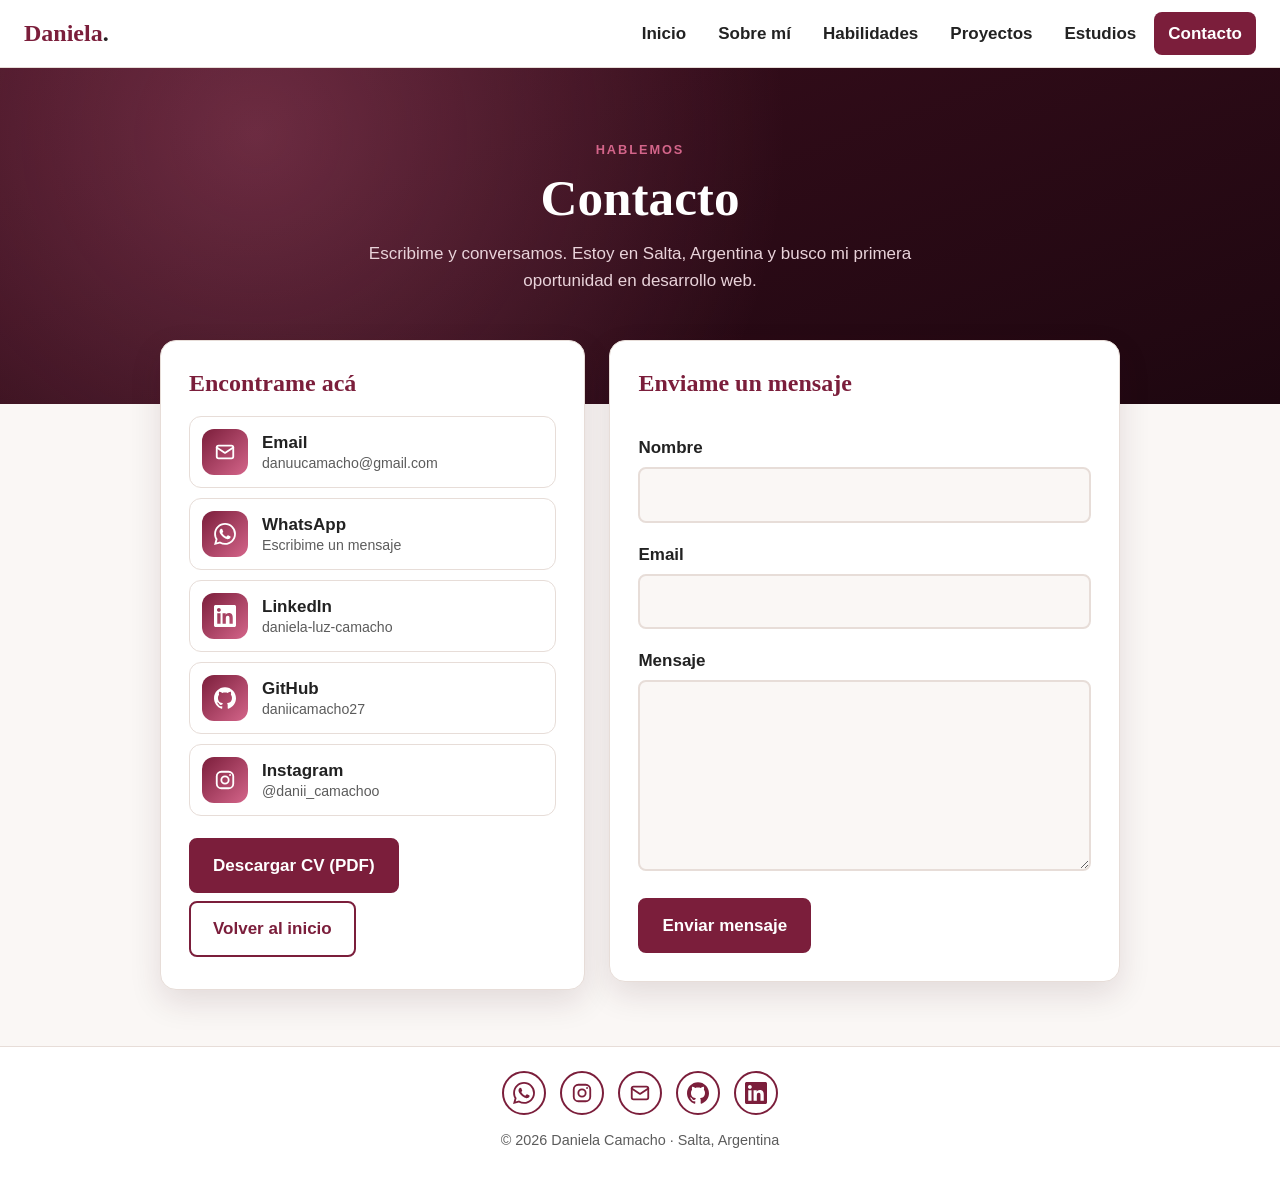
<file: contacto.html>
<!DOCTYPE html>
<html lang="es">
<head>
  <meta charset="UTF-8">
  <meta name="viewport" content="width=device-width, initial-scale=1.0">
  <title>Contacto | Daniela Camacho, Desarrolladora Web Junior</title>
  <meta name="description" content="Contacto de Daniela Camacho, desarrolladora web junior de Salta, Argentina. Escribime con el formulario, por email o encontrame en LinkedIn y GitHub.">
  <link rel="stylesheet" href="estilos.css">
  <script>document.documentElement.classList.add('js');</script>
</head>
<body>

  <header class="cabecera">
    <a class="logo" href="index.html#inicio">Daniela<span>.</span></a>

    <button class="menu-boton" id="menuBoton" type="button"
            aria-label="Abrir menú" aria-expanded="false" aria-controls="menu">
      <span></span><span></span><span></span>
    </button>

    <nav id="menu" aria-label="Principal">
      <a href="index.html#inicio">Inicio</a>
      <a href="index.html#sobre-mi">Sobre mí</a>
      <a href="index.html#habilidades">Habilidades</a>
      <a href="index.html#proyectos">Proyectos</a>
      <a href="index.html#estudios">Estudios</a>
      <a href="contacto.html" class="activo" aria-current="page">Contacto</a>
    </nav>
  </header>

  <main>

    <!-- Cabecera de la página -->
    <section id="contacto" class="contacto-hero">
      <div class="contenedor">
        <p class="etiqueta">Hablemos</p>
        <h1>Contacto</h1>
        <p class="contacto-intro">Escribime y conversamos. Estoy en Salta, Argentina y busco mi primera oportunidad en desarrollo web.</p>
      </div>
    </section>

    <!-- Tarjetas -->
    <section class="contacto-contenido">
      <div class="contenedor contacto-grid">

        <!-- Canales -->
        <div class="contacto-canales reveal">
          <h2>Encontrame acá</h2>

          <a class="canal" href="mailto:danuucamacho@gmail.com">
            <span class="canal-icono">
              <svg viewBox="0 0 24 24" fill="none" stroke="currentColor" stroke-width="2" stroke-linecap="round" stroke-linejoin="round" aria-hidden="true"><rect x="3" y="5" width="18" height="14" rx="2"/><path d="m3 7 9 6 9-6"/></svg>
            </span>
            <span class="canal-texto"><strong>Email</strong><small>danuucamacho@gmail.com</small></span>
          </a>

          <a class="canal" href="https://wa.me/5493875489395">
            <span class="canal-icono">
              <svg viewBox="0 0 24 24" fill="currentColor" aria-hidden="true"><path d="M17.472 14.382c-.297-.149-1.758-.867-2.03-.967-.273-.099-.471-.148-.67.15-.197.297-.767.966-.94 1.164-.173.199-.347.223-.644.075-.297-.15-1.255-.463-2.39-1.475-.883-.788-1.48-1.761-1.653-2.059-.173-.297-.018-.458.13-.606.134-.133.298-.347.446-.52.149-.174.198-.298.298-.497.099-.198.05-.371-.025-.52-.075-.149-.669-1.612-.916-2.207-.242-.579-.487-.5-.669-.51-.173-.008-.371-.01-.57-.01-.198 0-.52.074-.792.372-.272.297-1.04 1.016-1.04 2.479 0 1.462 1.065 2.875 1.213 3.074.149.198 2.096 3.2 5.077 4.487.709.306 1.262.489 1.694.625.712.227 1.36.195 1.871.118.571-.085 1.758-.719 2.006-1.413.248-.694.248-1.289.173-1.413-.074-.124-.272-.198-.57-.347m-5.421 7.403h-.004a9.87 9.87 0 01-5.031-1.378l-.361-.214-3.741.982.998-3.648-.235-.374a9.86 9.86 0 01-1.51-5.26c.001-5.45 4.436-9.884 9.888-9.884 2.64 0 5.122 1.03 6.988 2.898a9.825 9.825 0 012.893 6.994c-.003 5.45-4.437 9.884-9.885 9.884m8.413-18.297A11.815 11.815 0 0012.05 0C5.495 0 .16 5.335.157 11.892c0 2.096.547 4.142 1.588 5.945L.057 24l6.305-1.654a11.882 11.882 0 005.683 1.448h.005c6.554 0 11.89-5.335 11.893-11.893a11.821 11.821 0 00-3.48-8.413Z"/></svg>
            </span>
            <span class="canal-texto"><strong>WhatsApp</strong><small>Escribime un mensaje</small></span>
          </a>

          <a class="canal" href="https://www.linkedin.com/in/daniela-luz-camacho">
            <span class="canal-icono">
              <svg viewBox="0 0 24 24" fill="currentColor" aria-hidden="true"><path d="M20.447 20.452h-3.554v-5.569c0-1.328-.027-3.037-1.852-3.037-1.853 0-2.136 1.445-2.136 2.939v5.667H9.351V9h3.414v1.561h.046c.477-.9 1.637-1.85 3.37-1.85 3.601 0 4.267 2.37 4.267 5.455v6.286zM5.337 7.433c-1.144 0-2.063-.926-2.063-2.065 0-1.138.92-2.063 2.063-2.063 1.14 0 2.064.925 2.064 2.063 0 1.139-.925 2.065-2.064 2.065zm1.782 13.019H3.555V9h3.564v11.452zM22.225 0H1.771C.792 0 0 .774 0 1.729v20.542C0 23.227.792 24 1.771 24h20.451C23.2 24 24 23.227 24 22.271V1.729C24 .774 23.2 0 22.222 0h.003z"/></svg>
            </span>
            <span class="canal-texto"><strong>LinkedIn</strong><small>daniela-luz-camacho</small></span>
          </a>

          <a class="canal" href="https://github.com/daniicamacho27">
            <span class="canal-icono">
              <svg viewBox="0 0 24 24" fill="currentColor" aria-hidden="true"><path d="M12 .297c-6.63 0-12 5.373-12 12 0 5.303 3.438 9.8 8.205 11.385.6.113.82-.258.82-.577 0-.285-.01-1.04-.015-2.04-3.338.724-4.042-1.61-4.042-1.61C4.422 18.07 3.633 17.7 3.633 17.7c-1.087-.744.084-.729.084-.729 1.205.084 1.838 1.236 1.838 1.236 1.07 1.835 2.809 1.305 3.495.998.108-.776.417-1.305.76-1.605-2.665-.3-5.466-1.332-5.466-5.93 0-1.31.465-2.38 1.235-3.22-.135-.303-.54-1.523.105-3.176 0 0 1.005-.322 3.3 1.23.96-.267 1.98-.399 3-.405 1.02.006 2.04.138 3 .405 2.28-1.552 3.285-1.23 3.285-1.23.645 1.653.24 2.873.12 3.176.765.84 1.23 1.91 1.23 3.22 0 4.61-2.805 5.625-5.475 5.92.42.36.81 1.096.81 2.22 0 1.606-.015 2.896-.015 3.286 0 .315.21.69.825.57C20.565 22.092 24 17.592 24 12.297c0-6.627-5.373-12-12-12"/></svg>
            </span>
            <span class="canal-texto"><strong>GitHub</strong><small>daniicamacho27</small></span>
          </a>

          <a class="canal" href="https://www.instagram.com/danii_camachoo">
            <span class="canal-icono">
              <svg viewBox="0 0 24 24" fill="none" stroke="currentColor" stroke-width="2" stroke-linecap="round" stroke-linejoin="round" aria-hidden="true"><rect x="3" y="3" width="18" height="18" rx="5"/><circle cx="12" cy="12" r="4"/><circle cx="17.5" cy="6.5" r="1" fill="currentColor" stroke="none"/></svg>
            </span>
            <span class="canal-texto"><strong>Instagram</strong><small>@danii_camachoo</small></span>
          </a>

          <p class="contacto-botones">
          <a class="boton principal" href="Camacho_Daniela_CV.pdf?v=2" download>Descargar CV (PDF)</a>
            <a class="boton" href="index.html">Volver al inicio</a>
          </p>
        </div>

        <!-- Formulario -->
        <div class="reveal">
          <form class="formulario" action="https://formspree.io/f/TU_CODIGO" method="POST">
            <!-- PENDIENTE: reemplazar TU_CODIGO por el código de tu formulario de Formspree -->
            <input type="hidden" name="_subject" value="Nuevo mensaje desde el portfolio">

            <h2>Enviame un mensaje</h2>

            <div>
              <label for="nombre">Nombre</label>
              <input type="text" id="nombre" name="nombre" autocomplete="name" required>
            </div>

            <div>
              <label for="email">Email</label>
              <input type="email" id="email" name="email" autocomplete="email" required>
            </div>

            <div>
              <label for="mensaje">Mensaje</label>
              <textarea id="mensaje" name="mensaje" rows="6" required></textarea>
            </div>

            <!-- Campo oculto anti-spam: no completar -->
            <div class="campo-oculto" aria-hidden="true">
              <label for="gotcha">No completar este campo</label>
              <input type="text" id="gotcha" name="_gotcha" tabindex="-1" autocomplete="off">
            </div>

            <button type="submit" class="boton principal">Enviar mensaje</button>
          </form>
        </div>

      </div>
    </section>
  </main>

  <footer>
    <div class="redes">
      <a href="https://wa.me/5493875489395" aria-label="Escribir a Daniela Camacho por WhatsApp" title="WhatsApp">
        <svg viewBox="0 0 24 24" fill="currentColor" aria-hidden="true"><path d="M17.472 14.382c-.297-.149-1.758-.867-2.03-.967-.273-.099-.471-.148-.67.15-.197.297-.767.966-.94 1.164-.173.199-.347.223-.644.075-.297-.15-1.255-.463-2.39-1.475-.883-.788-1.48-1.761-1.653-2.059-.173-.297-.018-.458.13-.606.134-.133.298-.347.446-.52.149-.174.198-.298.298-.497.099-.198.05-.371-.025-.52-.075-.149-.669-1.612-.916-2.207-.242-.579-.487-.5-.669-.51-.173-.008-.371-.01-.57-.01-.198 0-.52.074-.792.372-.272.297-1.04 1.016-1.04 2.479 0 1.462 1.065 2.875 1.213 3.074.149.198 2.096 3.2 5.077 4.487.709.306 1.262.489 1.694.625.712.227 1.36.195 1.871.118.571-.085 1.758-.719 2.006-1.413.248-.694.248-1.289.173-1.413-.074-.124-.272-.198-.57-.347m-5.421 7.403h-.004a9.87 9.87 0 01-5.031-1.378l-.361-.214-3.741.982.998-3.648-.235-.374a9.86 9.86 0 01-1.51-5.26c.001-5.45 4.436-9.884 9.888-9.884 2.64 0 5.122 1.03 6.988 2.898a9.825 9.825 0 012.893 6.994c-.003 5.45-4.437 9.884-9.885 9.884m8.413-18.297A11.815 11.815 0 0012.05 0C5.495 0 .16 5.335.157 11.892c0 2.096.547 4.142 1.588 5.945L.057 24l6.305-1.654a11.882 11.882 0 005.683 1.448h.005c6.554 0 11.89-5.335 11.893-11.893a11.821 11.821 0 00-3.48-8.413Z"/></svg>
      </a>
      <a href="https://www.instagram.com/danii_camachoo" aria-label="Instagram de Daniela Camacho" title="Instagram">
        <svg viewBox="0 0 24 24" fill="none" stroke="currentColor" stroke-width="2" stroke-linecap="round" stroke-linejoin="round" aria-hidden="true"><rect x="3" y="3" width="18" height="18" rx="5"/><circle cx="12" cy="12" r="4"/><circle cx="17.5" cy="6.5" r="1" fill="currentColor" stroke="none"/></svg>
      </a>
      <a href="mailto:danuucamacho@gmail.com" aria-label="Enviar un email a Daniela Camacho por Gmail" title="Gmail">
        <svg viewBox="0 0 24 24" fill="none" stroke="currentColor" stroke-width="2" stroke-linecap="round" stroke-linejoin="round" aria-hidden="true"><rect x="3" y="5" width="18" height="14" rx="2"/><path d="m3 7 9 6 9-6"/></svg>
      </a>
      <a href="https://github.com/daniicamacho27" aria-label="GitHub de Daniela Camacho" title="GitHub">
        <svg viewBox="0 0 24 24" fill="currentColor" aria-hidden="true"><path d="M12 .297c-6.63 0-12 5.373-12 12 0 5.303 3.438 9.8 8.205 11.385.6.113.82-.258.82-.577 0-.285-.01-1.04-.015-2.04-3.338.724-4.042-1.61-4.042-1.61C4.422 18.07 3.633 17.7 3.633 17.7c-1.087-.744.084-.729.084-.729 1.205.084 1.838 1.236 1.838 1.236 1.07 1.835 2.809 1.305 3.495.998.108-.776.417-1.305.76-1.605-2.665-.3-5.466-1.332-5.466-5.93 0-1.31.465-2.38 1.235-3.22-.135-.303-.54-1.523.105-3.176 0 0 1.005-.322 3.3 1.23.96-.267 1.98-.399 3-.405 1.02.006 2.04.138 3 .405 2.28-1.552 3.285-1.23 3.285-1.23.645 1.653.24 2.873.12 3.176.765.84 1.23 1.91 1.23 3.22 0 4.61-2.805 5.625-5.475 5.92.42.36.81 1.096.81 2.22 0 1.606-.015 2.896-.015 3.286 0 .315.21.69.825.57C20.565 22.092 24 17.592 24 12.297c0-6.627-5.373-12-12-12"/></svg>
      </a>
      <a href="https://www.linkedin.com/in/daniela-luz-camacho" aria-label="LinkedIn de Daniela Camacho" title="LinkedIn">
        <svg viewBox="0 0 24 24" fill="currentColor" aria-hidden="true"><path d="M20.447 20.452h-3.554v-5.569c0-1.328-.027-3.037-1.852-3.037-1.853 0-2.136 1.445-2.136 2.939v5.667H9.351V9h3.414v1.561h.046c.477-.9 1.637-1.85 3.37-1.85 3.601 0 4.267 2.37 4.267 5.455v6.286zM5.337 7.433c-1.144 0-2.063-.926-2.063-2.065 0-1.138.92-2.063 2.063-2.063 1.14 0 2.064.925 2.064 2.063 0 1.139-.925 2.065-2.064 2.065zm1.782 13.019H3.555V9h3.564v11.452zM22.225 0H1.771C.792 0 0 .774 0 1.729v20.542C0 23.227.792 24 1.771 24h20.451C23.2 24 24 23.227 24 22.271V1.729C24 .774 23.2 0 22.222 0h.003z"/></svg>
      </a>
    </div>
    <p>© 2026 Daniela Camacho · Salta, Argentina</p>
  </footer>

  <script>
    /* Menú hamburguesa */
    const boton = document.getElementById('menuBoton');
    const menu = document.getElementById('menu');

    boton.addEventListener('click', () => {
      const abierto = menu.classList.toggle('abierto');
      boton.classList.toggle('abierto', abierto);
      boton.setAttribute('aria-expanded', abierto);
      boton.setAttribute('aria-label', abierto ? 'Cerrar menú' : 'Abrir menú');
    });

    /* Aparición al hacer scroll */
    const observador = new IntersectionObserver((entradas) => {
      entradas.forEach(entrada => {
        if (!entrada.isIntersecting) return;
        entrada.target.classList.add('visible');
        observador.unobserve(entrada.target);
      });
    }, { threshold: 0.1 });

    document.querySelectorAll('.reveal').forEach(el => observador.observe(el));
  </script>

</body>
</html>
</file>
<file: estilos.css>
:root {
  --bordo: #7B1E3B;
  --bordo-oscuro: #3A0E1D;
  --rosa: #D4658A;
  --fondo: #FAF7F5;
  --texto: #222222;
  --gris: #5C5C5C;
  --linea: #E7DDD8;
}

* { box-sizing: border-box; }

html { scroll-behavior: smooth; scroll-padding-top: 72px; }

body {
  margin: 0;
  font-family: Arial, Helvetica, sans-serif;
  font-size: 17px;
  line-height: 1.6;
  color: var(--texto);
  background: var(--fondo);
}

h1, h2, h3 {
  font-family: Cambria, Georgia, serif;
  color: var(--bordo);
  line-height: 1.2;
}

a { color: var(--bordo); }

/* Contenedor central */
.contenedor { max-width: 1000px; margin: 0 auto; padding: 0 20px; }
section { padding: 64px 0; }

h2 { font-size: 2.1rem; margin: 0 0 16px; }
.texto-ancho { max-width: 720px; margin: 0; }

.etiqueta {
  margin: 0 0 6px;
  font-size: .8rem;
  font-weight: 700;
  letter-spacing: .15em;
  text-transform: uppercase;
  color: var(--rosa);
}

.degradado {
  background: linear-gradient(90deg, #E8A0B8, var(--rosa));
  -webkit-background-clip: text;
  background-clip: text;
  color: transparent;
}

/* Cabecera fija con menú hamburguesa */
.cabecera {
  position: sticky;
  top: 0;
  z-index: 100;
  display: flex;
  align-items: center;
  justify-content: space-between;
  padding: 12px 24px;
  background: rgba(255, 255, 255, .92);
  backdrop-filter: blur(8px);
  border-bottom: 1px solid var(--linea);
}
.logo {
  font-family: Cambria, Georgia, serif;
  font-size: 1.5rem;
  font-weight: 700;
  text-decoration: none;
  color: var(--bordo);
}
.logo span { color: var(--texto); }

.cabecera nav { display: flex; gap: 4px; }
.cabecera nav a {
  padding: 8px 14px;
  border-radius: 8px;
  font-weight: 600;
  text-decoration: none;
  color: var(--texto);
  transition: background .2s, color .2s;
}
.cabecera nav a:hover,
.cabecera nav a.activo { background: var(--bordo); color: #fff; }

/* Botón hamburguesa (oculto en computadora) */
.menu-boton {
  display: none;
  flex-direction: column;
  justify-content: center;
  gap: 5px;
  width: 44px;
  height: 44px;
  padding: 10px;
  background: none;
  border: 2px solid var(--bordo);
  border-radius: 8px;
  cursor: pointer;
}
.menu-boton span {
  display: block;
  height: 2px;
  background: var(--bordo);
  border-radius: 2px;
  transition: transform .25s, opacity .25s;
}
.menu-boton.abierto span:nth-child(1) { transform: translateY(7px) rotate(45deg); }
.menu-boton.abierto span:nth-child(2) { opacity: 0; }
.menu-boton.abierto span:nth-child(3) { transform: translateY(-7px) rotate(-45deg); }

@media (max-width: 800px) {
  .menu-boton { display: flex; }
  .cabecera nav {
    display: none;
    position: absolute;
    top: 100%;
    left: 0;
    right: 0;
    flex-direction: column;
    gap: 0;
    padding: 8px 16px 16px;
    background: #fff;
    border-bottom: 1px solid var(--linea);
    box-shadow: 0 8px 16px rgba(0, 0, 0, .08);
  }
  .cabecera nav.abierto { display: flex; }
  .cabecera nav a { padding: 14px 12px; }
}

/* Inicio */
.hero {
  position: relative;
  overflow: hidden;
  padding: 72px 0 56px;
  background:
    radial-gradient(circle at 85% 15%, rgba(212, 101, 138, .18), transparent 45%),
    radial-gradient(circle at 10% 90%, rgba(123, 30, 59, .12), transparent 45%),
    var(--fondo);
}
.presentacion {
  display: flex;
  align-items: center;
  gap: 40px;
}
.presentacion img {
  width: 220px;
  height: 220px;
  flex-shrink: 0;
  border-radius: 50%;
  object-fit: cover;
  border: 4px solid #fff;
  box-shadow: 0 0 0 4px rgba(123, 30, 59, .25), 0 8px 24px rgba(0, 0, 0, .18);
  animation: flotar 5s ease-in-out infinite;
}
.presentacion h1 { font-size: clamp(2.2rem, 6vw, 3.4rem); margin: 0 0 4px; }
.rol { font-size: 1.2rem; font-weight: 700; color: var(--gris); margin: 0 0 12px; }

@keyframes flotar {
  0%, 100% { transform: translateY(0); }
  50% { transform: translateY(-10px); }
}

/* Sobre mí dentro de la portada */
.sobre-mi-hero {
  margin-top: 20px;
  padding: 18px 20px;
  background: rgba(255, 255, 255, .7);
  border-left: 4px solid var(--bordo);
  border-radius: 0 12px 12px 0;
}
.sobre-mi-hero h2 { margin: 0 0 8px; font-size: 1.4rem; }
.sobre-mi-hero p { margin: 0 0 12px; }
.sobre-mi-hero p:last-child { margin-bottom: 0; }

/* Botones */
.boton {
  display: inline-block;
  padding: 12px 22px;
  margin: 4px 8px 4px 0;
  border: 2px solid var(--bordo);
  border-radius: 8px;
  font-weight: 700;
  text-decoration: none;
  transition: transform .2s, box-shadow .2s, opacity .2s;
}
.boton.principal { background: var(--bordo); color: #fff; }
.boton:hover { opacity: .9; transform: translateY(-2px); box-shadow: 0 6px 14px rgba(123, 30, 59, .25); }

/* Habilidades (sección oscura) */
.oscura {
  background: linear-gradient(160deg, var(--bordo-oscuro), #1E0710);
  color: #F3E6EA;
}
.oscura h2 { color: #fff; }
.habilidades-grid {
  display: grid;
  grid-template-columns: repeat(2, 1fr);
  gap: 18px;
  margin-top: 32px;
}
.habilidad {
  padding: 18px 20px;
  background: rgba(255, 255, 255, .06);
  border: 1px solid rgba(255, 255, 255, .14);
  border-radius: 12px;
  transition: transform .25s, border-color .25s;
}
.habilidad:hover { transform: translateY(-3px); border-color: var(--rosa); }
.habilidad-cabecera { display: flex; align-items: center; gap: 12px; margin-bottom: 12px; }
.habilidad-cabecera img { flex-shrink: 0; }
.nombre { font-weight: 700; color: #fff; }
.porcentaje { margin-left: auto; font-size: .95rem; color: #D9BFC8; }
.barra {
  height: 8px;
  background: rgba(255, 255, 255, .12);
  border-radius: 8px;
  overflow: hidden;
}
.barra span {
  display: block;
  height: 100%;
  width: 100%;
  border-radius: 8px;
  background: linear-gradient(90deg, #E8A0B8, var(--rosa));
  transition: width 1.2s ease-out;
}
.js .barra span { width: 0; }

/* Proyectos */
.subtitulo { margin: 48px 0 20px; font-size: 1.5rem; }

.proyectos-grid {
  display: grid;
  grid-template-columns: repeat(auto-fit, minmax(290px, 1fr));
  gap: 22px;
}

.proyecto {
  display: flex;
  flex-direction: column;
  gap: 8px;
  padding: 18px;
  background: #fff;
  border: 1px solid var(--linea);
  border-radius: 12px;
  transition: transform .25s, box-shadow .25s;
}
.proyecto:hover { transform: translateY(-4px); box-shadow: 0 12px 28px rgba(123, 30, 59, .14); }

.proyecto img {
  width: 100%;
  height: auto;
  aspect-ratio: 16 / 10;
  object-fit: cover;
  object-position: top;
  border-radius: 8px;
  margin-bottom: 4px;
  background: #f3ece8;
}
.proyecto img[src$="promadera.png"] {
  object-fit: contain;
  object-position: center;
}
.proyecto h3 { margin: 0; font-size: 1.3rem; }
.proyecto p { margin: 0; }
.enlaces { display: flex; flex-wrap: wrap; gap: 16px; margin-top: auto; font-weight: 700; }
.proyecto .enlaces { padding-top: 8px; }

/* Proyecto destacado */
.proyecto.destacado {
  flex-direction: row;
  align-items: center;
  gap: 28px;
  margin-top: 24px;
  padding: 24px;
  border: 2px solid var(--bordo);
}
.proyecto.destacado:hover { transform: none; }
.destacado > img { width: 45%; flex-shrink: 0; }
.destacado-texto { display: flex; flex-direction: column; gap: 10px; }
.insignia {
  align-self: flex-start;
  padding: 4px 12px;
  font-size: .8rem;
  font-weight: 700;
  letter-spacing: .06em;
  text-transform: uppercase;
  color: #fff;
  background: var(--bordo);
  border-radius: 20px;
}
.destacado h3 { font-size: 1.6rem; }

/* Estudios */
.linea-tiempo {
  margin-top: 28px;
  padding-left: 24px;
  border-left: 3px solid var(--bordo);
}
.estudio {
  position: relative;
  margin-bottom: 28px;
  padding: 18px 20px;
  background: #fff;
  border: 1px solid var(--linea);
  border-radius: 12px;
}
.estudio::before {
  content: "";
  position: absolute;
  left: -34px;
  top: 24px;
  width: 16px;
  height: 16px;
  background: var(--fondo);
  border: 3px solid var(--bordo);
  border-radius: 50%;
}
.estudio h3 { margin: 4px 0 6px; font-size: 1.2rem; }
.estudio p { margin: 0; color: var(--gris); }
.fecha { font-size: .85rem; font-weight: 700; color: var(--rosa); text-transform: uppercase; letter-spacing: .06em; }

/* Página de contacto */
.contacto-hero {
  padding: 72px 0 110px;
  text-align: center;
  background:
    radial-gradient(circle at 20% 20%, rgba(212, 101, 138, .35), transparent 50%),
    linear-gradient(160deg, var(--bordo-oscuro), #1E0710);
}
.contacto-hero h1 { margin: 0 0 12px; font-size: clamp(2.2rem, 6vw, 3.2rem); color: #fff; }
.contacto-intro { max-width: 560px; margin: 0 auto; color: #E9D3DA; }

.contacto-contenido { margin-top: -64px; padding: 0 0 56px; position: relative; }
.contacto-grid {
  display: grid;
  grid-template-columns: 1fr 1.2fr;
  gap: 24px;
  align-items: start;
}
.contacto-canales,
.contacto-grid .formulario {
  padding: 28px;
  background: #fff;
  border: 1px solid var(--linea);
  border-radius: 16px;
  box-shadow: 0 12px 32px rgba(58, 14, 29, .12);
}
.contacto-canales h2,
.contacto-grid .formulario h2 { margin: 0 0 18px; font-size: 1.5rem; }

.canal {
  display: flex;
  align-items: center;
  gap: 14px;
  padding: 12px;
  margin-bottom: 10px;
  text-decoration: none;
  color: var(--texto);
  border: 1px solid var(--linea);
  border-radius: 12px;
  transition: transform .2s, border-color .2s, box-shadow .2s;
}
.canal:hover { transform: translateX(4px); border-color: var(--bordo); box-shadow: 0 6px 16px rgba(123, 30, 59, .12); }
.canal-icono {
  display: inline-flex;
  align-items: center;
  justify-content: center;
  width: 46px;
  height: 46px;
  flex-shrink: 0;
  color: #fff;
  background: linear-gradient(135deg, var(--bordo), var(--rosa));
  border-radius: 12px;
}
.canal-icono svg { width: 22px; height: 22px; }
.canal-texto { display: flex; flex-direction: column; line-height: 1.3; min-width: 0; }
.canal-texto small { color: var(--gris); overflow-wrap: anywhere; }
.contacto-botones { margin: 18px 0 0; }

/* Formulario de contacto */
.formulario {
  display: grid;
  gap: 18px;
}
.formulario label {
  display: block;
  margin-bottom: 6px;
  font-weight: 700;
}
.formulario input,
.formulario textarea {
  width: 100%;
  padding: 12px;
  font: inherit;
  color: var(--texto);
  background: var(--fondo);
  border: 2px solid var(--linea);
  border-radius: 8px;
}
.formulario input:focus,
.formulario textarea:focus {
  outline: 3px solid rgba(123, 30, 59, .3);
  border-color: var(--bordo);
}
.formulario textarea { resize: vertical; }
.formulario button.boton {
  justify-self: start;
  margin: 0;
  font: inherit;
  font-weight: 700;
  cursor: pointer;
}
.campo-oculto {
  position: absolute;
  left: -9999px;
}

/* Aparición al hacer scroll */
.js .reveal {
  opacity: 0;
  transform: translateY(24px);
  transition: opacity .7s ease, transform .7s ease;
}
.js .reveal.visible { opacity: 1; transform: none; }

/* Pie */
footer {
  padding: 24px 20px;
  text-align: center;
  color: var(--gris);
  font-size: .9rem;
  background: #fff;
  border-top: 1px solid var(--linea);
}

/* Redes sociales en el pie */
.redes {
  display: flex;
  justify-content: center;
  gap: 14px;
  margin-bottom: 12px;
}
.redes a {
  display: inline-flex;
  align-items: center;
  justify-content: center;
  width: 44px;
  height: 44px;
  border: 2px solid var(--bordo);
  border-radius: 50%;
  color: var(--bordo);
  transition: background .2s, color .2s, transform .2s;
}
.redes a:hover { background: var(--bordo); color: #fff; transform: translateY(-3px); }
.redes svg { width: 22px; height: 22px; }

/* Celular */
@media (max-width: 800px) {
  .contacto-grid { grid-template-columns: 1fr; }
}
@media (max-width: 700px) {
  section { padding: 48px 0; }
  .hero { padding-top: 48px; }
  .presentacion { flex-direction: column; text-align: center; }
  .presentacion img { width: 180px; height: 180px; }
  .sobre-mi-hero { text-align: left; }
  .habilidades-grid { grid-template-columns: 1fr; }
  .proyecto.destacado { flex-direction: column; }
  .destacado > img { width: 100%; }
  .destacado .enlaces { margin-top: 4px; }
  .contacto-hero { padding: 48px 0 90px; }
  .contacto-canales,
  .contacto-grid .formulario { padding: 20px; }
}

/* Menos movimiento si el dispositivo lo pide */
@media (prefers-reduced-motion: reduce) {
  html { scroll-behavior: auto; }
  *, *::before, *::after { animation: none !important; transition: none !important; }
  .js .reveal { opacity: 1; transform: none; }
  .js .barra span { width: 100%; }
}
</file>
